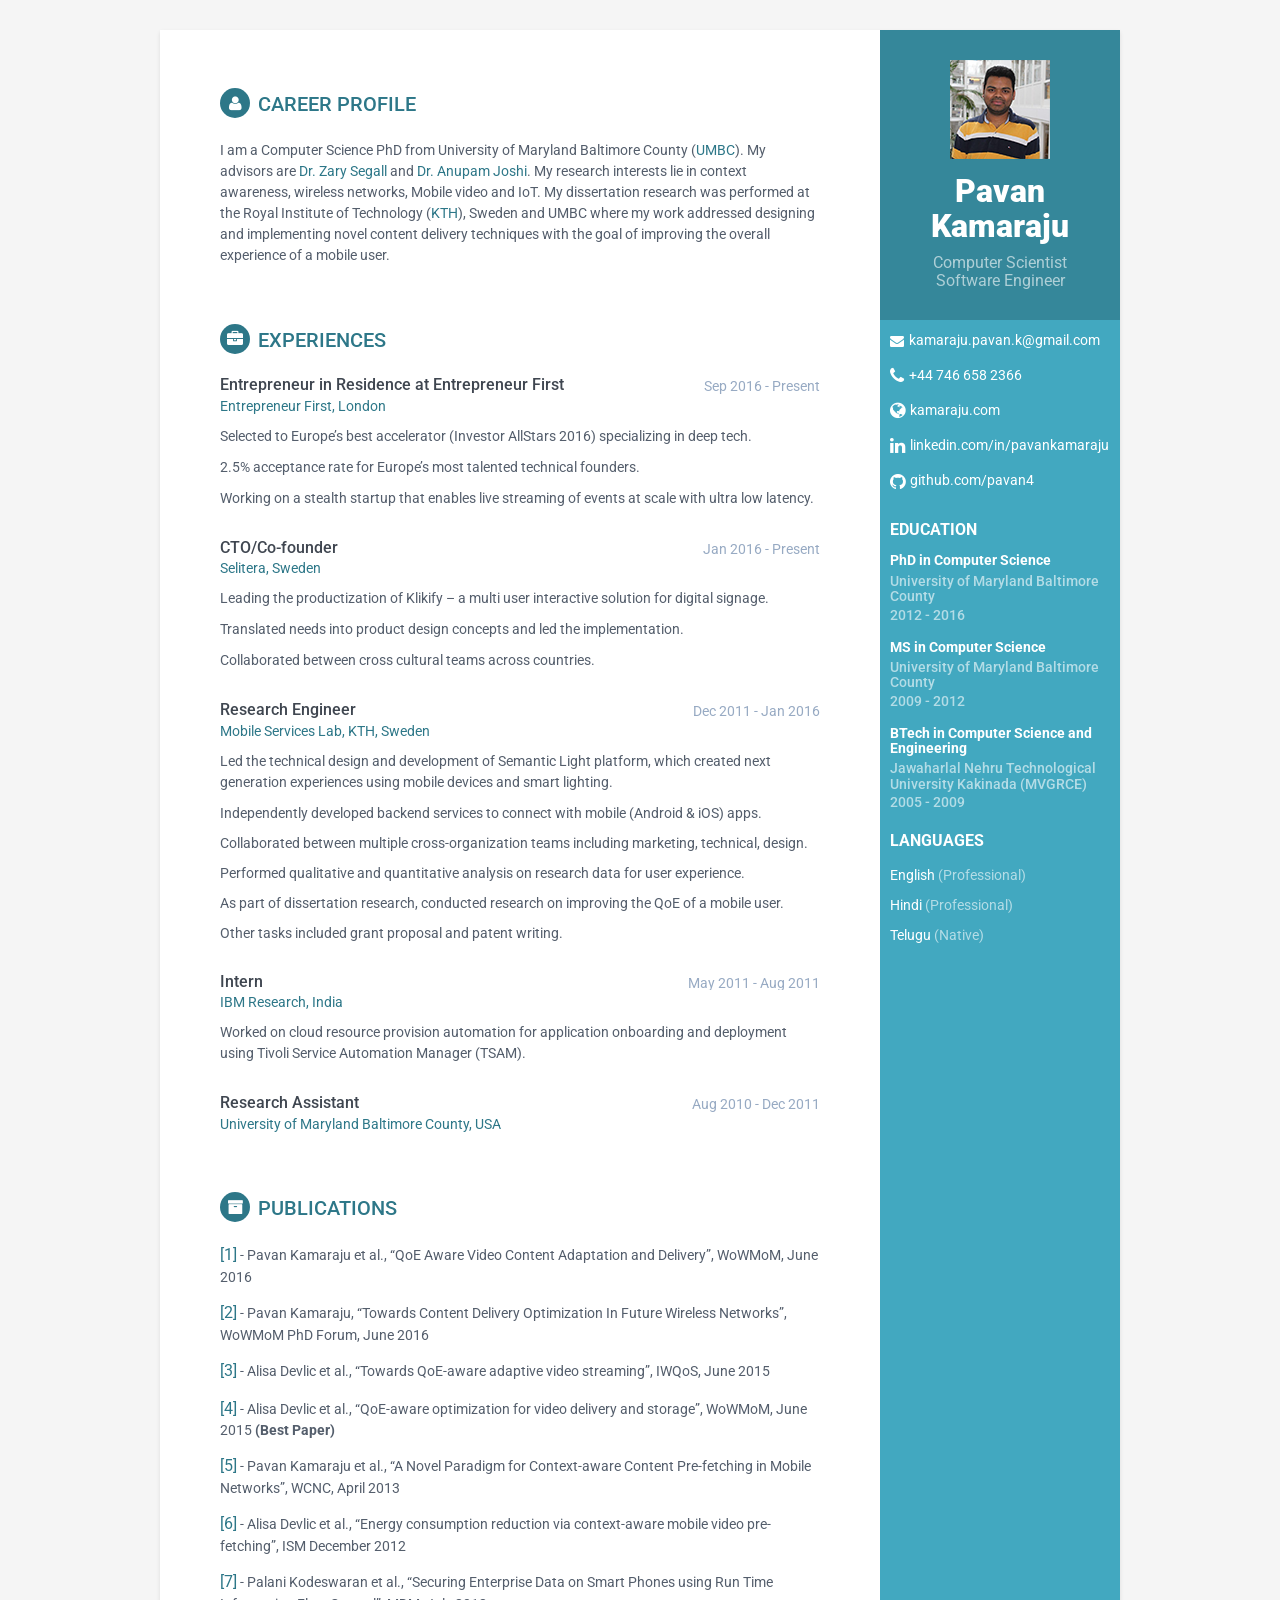
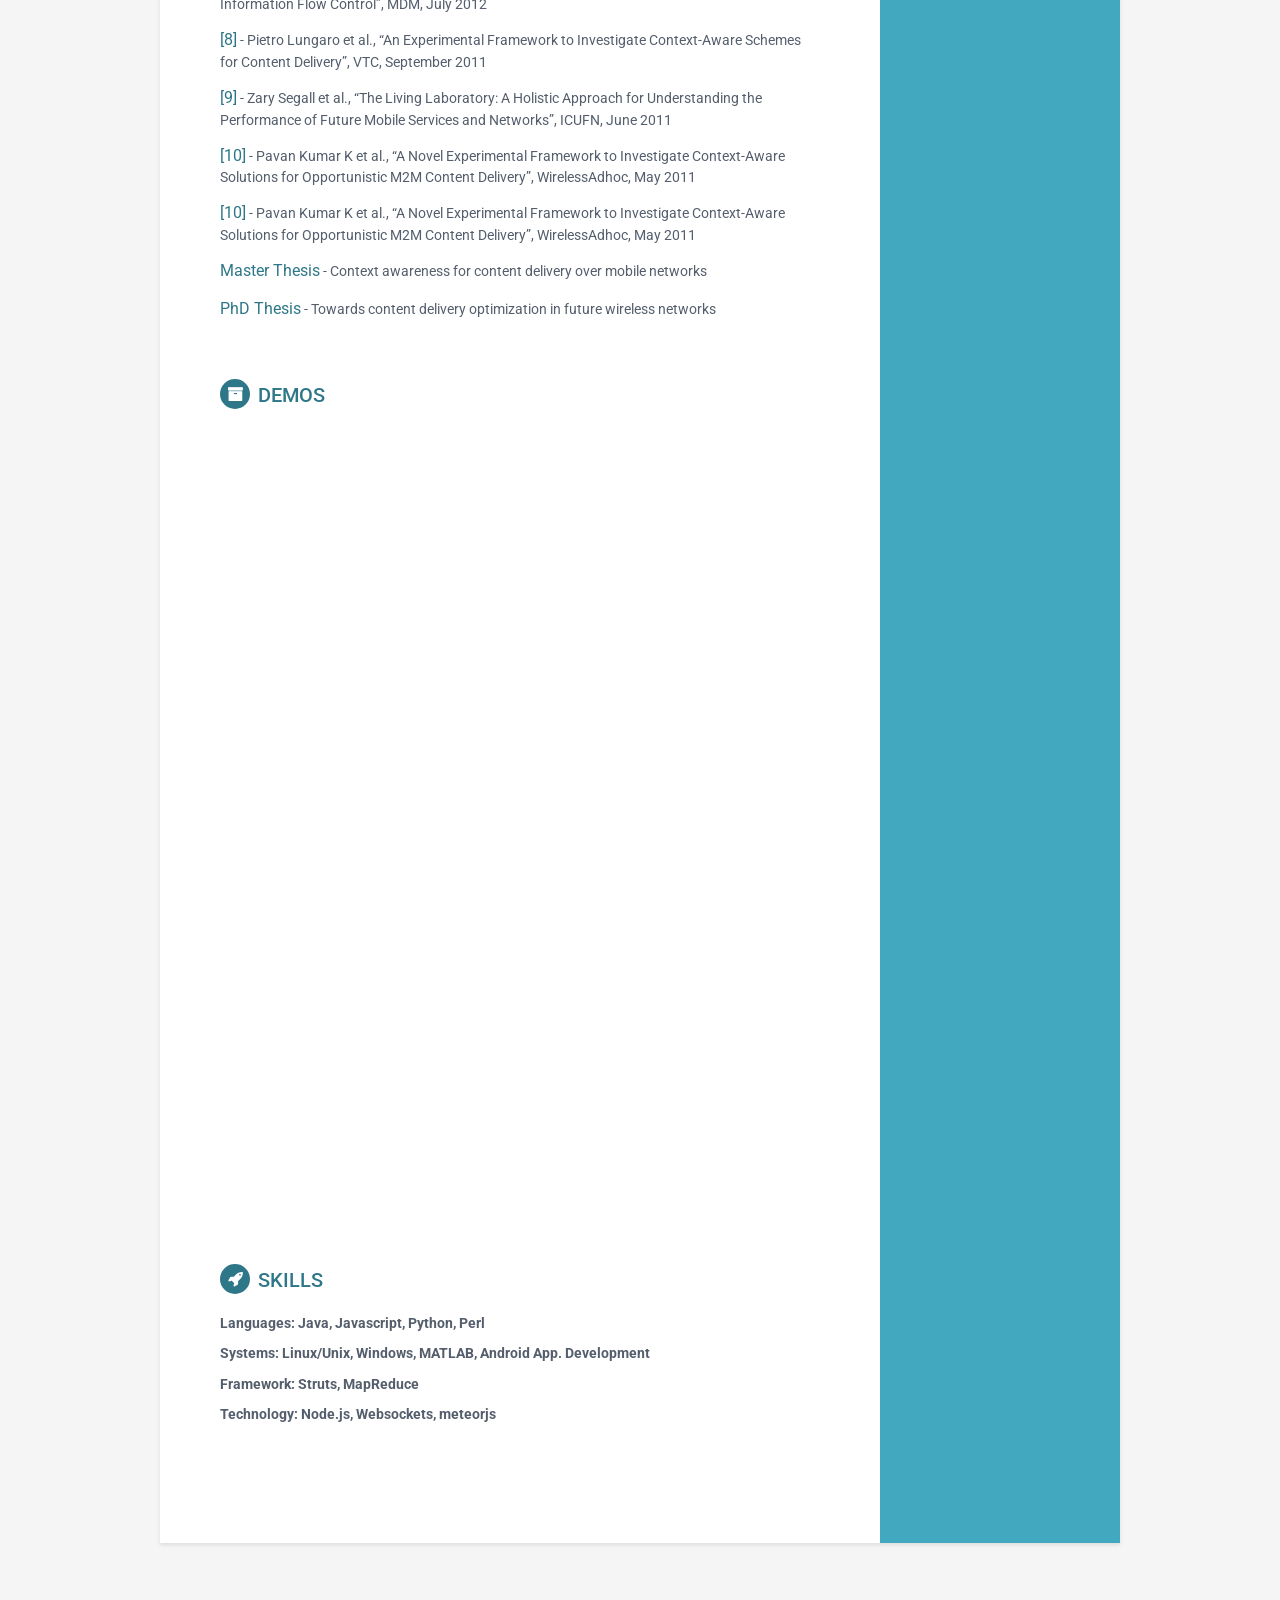
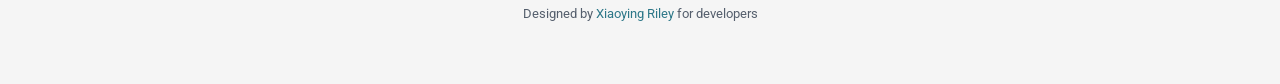
<file: index.html>
<!DOCTYPE html>
<!--[if IE 8]> <html lang="en" class="ie8"> <![endif]-->  
<!--[if IE 9]> <html lang="en" class="ie9"> <![endif]-->  
<!--[if !IE]><!--> <html lang="en"> <!--<![endif]-->  
<head>
    <title>Responsive Resume/CV Template for Developers</title>
    <!-- Meta -->
    <meta charset="utf-8">
    <meta http-equiv="X-UA-Compatible" content="IE=edge">
    <meta name="viewport" content="width=device-width, initial-scale=1.0">
    <meta name="description" content="Responsive HTML5 Resume/CV Template for Developers">
    <meta name="author" content="Xiaoying Riley at 3rd Wave Media">    
    <link rel="shortcut icon" href="favicon.ico">  
    <link href='https://fonts.googleapis.com/css?family=Roboto:400,500,400italic,300italic,300,500italic,700,700italic,900,900italic' rel='stylesheet' type='text/css'>
    <!-- Global CSS -->
    <link rel="stylesheet" href="assets/plugins/bootstrap/css/bootstrap.min.css">   
    <!-- Plugins CSS -->
    <link rel="stylesheet" href="assets/plugins/font-awesome/css/font-awesome.css">
    
    <!-- Theme CSS -->  
    <link id="theme-style" rel="stylesheet" href="assets/css/styles.css">
    <!-- HTML5 shim and Respond.js for IE8 support of HTML5 elements and media queries -->
    <!--[if lt IE 9]>
      <script src="https://oss.maxcdn.com/html5shiv/3.7.2/html5shiv.min.js"></script>
      <script src="https://oss.maxcdn.com/respond/1.4.2/respond.min.js"></script>
    <![endif]-->
</head> 

<body>
    <div class="wrapper">
        <div class="sidebar-wrapper">
            <div class="profile-container">
                <img class="profile" src="assets/images/photo.png" alt="" />
                <h1 class="name">Pavan Kamaraju</h1>
				<h3 class="tagline">Computer Scientist</h3>
                <h3 class="tagline">Software Engineer</h3>
            </div><!--//profile-container-->
            
            <div class="contact-container container-block">
				<!--<button type="button" class="btn btn-info">Skills</button>
				<button type="button" class="btn btn-info">Projects</button><br>
				<button type="button" class="btn btn-info" onclick="#experience">Experience</button>
				<button type="button" class="btn btn-info" >Publications</button>
				<br><br>-->
                <ul class="list-unstyled contact-list">
                    <li class="email"><i class="fa fa-envelope"></i><a href="mailto: kamaraju.pavan.k@email.com">kamaraju.pavan.k@gmail.com</a></li>
                    <li class="phone"><i class="fa fa-phone"></i><a href="tel:+46 746 658 2366">+44 746 658 2366</a></li>
                    <li class="website"><i class="fa fa-globe"></i><a href="#" target="_blank">kamaraju.com</a></li>
                    <li class="linkedin"><i class="fa fa-linkedin"></i><a href="https://se.linkedin.com/in/pavankamaraju" target="_blank">linkedin.com/in/pavankamaraju</a></li>
                    <li class="github"><i class="fa fa-github"></i><a href="https://github.com/pavan4" target="_blank">github.com/pavan4</a></li>
                    <!--<li class="twitter"><i class="fa fa-twitter"></i><a href="https://twitter.com/3rdwave_themes" target="_blank">@twittername</a></li>-->
                </ul>
            </div><!--//contact-container-->
            <div class="education-container container-block">
                <h2 class="container-block-title">Education</h2>
				<div class="item">
                    <h4 class="degree">PhD in Computer Science</h4>
                    <h5 class="meta">University of Maryland Baltimore County</h5>
                    <div class="time">2012 - 2016</div>
                </div><!--//item-->
                <div class="item">
                    <h4 class="degree">MS in Computer Science</h4>
                    <h5 class="meta">University of Maryland Baltimore County</h5>
                    <div class="time">2009 - 2012</div>
                </div><!--//item-->
                <div class="item">
                    <h4 class="degree">BTech in Computer Science and Engineering</h4>
                    <h5 class="meta">Jawaharlal Nehru Technological University Kakinada (MVGRCE)</h5>
                    <div class="time">2005 - 2009</div>
                </div><!--//item-->
            </div><!--//education-container-->
            
            <div class="languages-container container-block">
                <h2 class="container-block-title">Languages</h2>
                <ul class="list-unstyled interests-list">
                    <li>English <span class="lang-desc">(Professional)</span></li>
                    <li>Hindi <span class="lang-desc">(Professional)</span></li>
                    <li>Telugu <span class="lang-desc">(Native)</span></li>
                </ul>
            </div><!--//interests-->
            
            <!--<div class="interests-container container-block">
                <h2 class="container-block-title">Interests</h2>
                <ul class="list-unstyled interests-list">
                    <li>Climbing</li>
                    <li>Snowboarding</li>
                    <li>Cooking</li>
                </ul>
            </div>--><!--//interests-->
            
        </div><!--//sidebar-wrapper-->
        
        <div class="main-wrapper">
            
            <section class="section summary-section">
                <h2 class="section-title"><i class="fa fa-user"></i>Career Profile</h2>
                    <p>I am a Computer Science PhD from University of Maryland Baltimore County (<a href="http://www.csee.umbc.edu/" target="_blank">UMBC</a>). My advisors are <a href="http://zary.com/" target="_blank">Dr. Zary Segall</a> and <a href="http://umbc.edu/~joshi" target="_blank">Dr. Anupam Joshi</a>. My research interests lie in context awareness, wireless networks, Mobile video and IoT. My dissertation research was performed at the Royal Institute of Technology (<a href="http://www.kth.se/" target="_blank">KTH</a>), Sweden and UMBC where my work addressed designing and implementing novel content delivery techniques with the goal of improving the overall experience of a mobile user.</p>
                <div class="summary">
                </div><!--//summary-->
            </section><!--//section-->
            
            <section name="experience" class="section experiences-section">
                <h2 class="section-title"><i class="fa fa-briefcase"></i>Experiences</h2>
		    
		
                <div class="item">
                    <div class="meta">
                        <div class="upper-row">
                            <h3 class="job-title">Entrepreneur in Residence at Entrepreneur First</h3>
                            <div class="time">Sep 2016 - Present</div>
                        </div><!--//upper-row-->
                        <div class="company"><a href="http://joinef.com" target="_blank">Entrepreneur First, London</a> </div>
                    </div><!--//meta-->
                    <div class="details">
                        <p>Selected to Europe’s best accelerator (Investor AllStars 2016) specializing in deep tech.</p><p>2.5&#37 acceptance rate for Europe’s most talented technical founders.</p><p>Working on a stealth startup that enables live streaming of events at scale with ultra low latency.</p>
                    </div><!--//details-->
                </div><!--//item-->
                
                <div class="item">
                    <div class="meta">
                        <div class="upper-row">
                            <h3 class="job-title">CTO/Co-founder</h3>
                            <div class="time">Jan 2016 - Present</div>
                        </div><!--//upper-row-->
                        <div class="company"><a href="http://selitera.com/" target="_blank">Selitera, Sweden</a> </div>
                    </div><!--//meta-->
                    <div class="details">
                        <p>Leading the productization of Klikify – a multi user interactive solution for digital signage. </p><p>Translated needs into product design concepts and led the implementation.</p> <p>Collaborated between cross cultural teams across countries. </p>
                    </div><!--//details-->
                </div><!--//item-->
                
                <div class="item">
                    <div class="meta">
                        <div class="upper-row">
                            <h3 class="job-title">Research Engineer</h3>
                            <div class="time">Dec 2011 - Jan 2016</div>
                        </div><!--//upper-row-->
                        <div class="company"><a href="https://www.kth.se/en/ict/forskning/cos/research/mslab/mobile-service-laboratory-1.343995" target="_blank">Mobile Services Lab, KTH, Sweden</a></div>
                    </div><!--//meta-->
                    <div class="details">
                        <p> Led the technical design and development of Semantic Light platform, which created next generation experiences using mobile devices and smart lighting. <p></p> Independently developed backend services to connect with mobile (Android &#38 iOS) apps. <p></p> Collaborated between multiple cross-organization teams including marketing, technical, design. <p></p> Performed qualitative and quantitative analysis on research data for user experience. <p></p> As part of dissertation research, conducted research on improving the QoE of a mobile user. <p></p> Other tasks included grant proposal and patent writing.</p>  
                        
                    </div><!--//details-->
                </div><!--//item-->
				
				 <div class="item">
                    <div class="meta">
                        <div class="upper-row">
                            <h3 class="job-title">Intern</h3>
                            <div class="time">May 2011 - Aug 2011</div>
                        </div><!--//upper-row-->
                        <div class="company"><a href="http://www.research.ibm.com/labs/india" target="_blank">IBM Research, India</a></div>
                    </div><!--//meta-->
                    <div class="details">
                        <p>Worked on cloud resource provision automation for application onboarding and deployment using Tivoli Service Automation Manager (TSAM).</p>  
                    </div><!--//details-->
                </div><!--//item-->
                
                <div class="item">
                    <div class="meta">
                        <div class="upper-row">
                            <h3 class="job-title">Research Assistant</h3>
                            <div class="time">Aug 2010 - Dec 2011</div>
                        </div><!--//upper-row-->
                        <div class="company"><a href="http://umbc.edu" target="_blank">University of Maryland Baltimore County, USA</a></div>
                    </div><!--//meta-->
                    <div class="details">
                        <p></p>  
                    </div><!--//details-->
                </div><!--//item-->
                
            </section><!--//section-->
            
            <section class="section projects-section">
                <h2 class="section-title"><i class="fa fa-archive"></i>Publications</h2>
                <!--<div class="intro">
                    <p>You can list your side projects or open source libraries in this section. Lorem ipsum dolor sit amet, consectetur adipiscing elit. Vestibulum et ligula in nunc bibendum fringilla a eu lectus.</p>
                </div>--><!--//intro-->
                <div class="item">
                    <span class="project-title"><a href="assets/papers/1.pdf" target="_blank">[1]</a></span> - <span class="project-tagline">Pavan Kamaraju et al., “QoE Aware Video Content Adaptation and Delivery”, WoWMoM, June 2016 </span>
                </div><!--//item-->
				<div class="item">
                    <span class="project-title"><a href="assets/papers/2.pdf" target="_blank">[2]</a></span> - <span class="project-tagline">Pavan Kamaraju, “Towards Content Delivery Optimization In Future Wireless Networks”, WoWMoM PhD Forum, June 2016</span>
                </div><!--//item-->
                <div class="item">
                    <span class="project-title"><a href="assets/papers/3.pdf" target="_blank">[3]</a></span> - <span class="project-tagline">Alisa Devlic et al., “Towards QoE-aware adaptive video streaming”, IWQoS, June 2015</span>
                </div><!--//item-->
				<div class="item">
                    <span class="project-title"><a href="assets/papers/4.pdf" target="_blank">[4]</a></span> - <span class="project-tagline">Alisa Devlic et al., “QoE-aware optimization for video delivery and storage”, WoWMoM, June 2015 <b>(Best Paper)</b> </span>
                </div><!--//item-->
				<div class="item">
                    <span class="project-title"><a href="assets/papers/5.pdf" target="_blank">[5]</a></span> - <span class="project-tagline">Pavan Kamaraju et al., “A Novel Paradigm for Context-aware Content Pre-fetching in Mobile Networks”, WCNC, April 2013 </b> </span>
                </div><!--//item-->
				<div class="item">
                    <span class="project-title"><a href="assets/papers/6.pdf" target="_blank">[6]</a></span> - <span class="project-tagline">Alisa Devlic et al., “Energy consumption reduction via context-aware mobile video pre-fetching”, ISM December 2012 </b> </span>
                </div><!--//item-->
				<div class="item">
                    <span class="project-title"><a href="assets/papers/7.pdf" target="_blank">[7]</a></span> - <span class="project-tagline">Palani Kodeswaran et al., “Securing Enterprise Data on Smart Phones using Run Time Information Flow Control”, MDM, July 2012 </b> </span>
                </div><!--//item-->
				<div class="item">
                    <span class="project-title"><a href="assets/papers/8.pdf" target="_blank">[8]</a></span> - <span class="project-tagline">Pietro Lungaro et al., “An Experimental Framework to Investigate Context-Aware Schemes for Content Delivery”, VTC, September 2011 </b> </span>
                </div><!--//item-->
				<div class="item">
                    <span class="project-title"><a href="assets/papers/9.pdf" target="_blank">[9]</a></span> - <span class="project-tagline">Zary Segall et al., “The Living Laboratory: A Holistic Approach for Understanding the Performance of Future Mobile Services and Networks”, ICUFN, June 2011  </b> </span>
                </div><!--//item-->
				<div class="item">
                    <span class="project-title"><a href="assets/papers/10.pdf" target="_blank">[10]</a></span> - <span class="project-tagline">Pavan Kumar K et al., “A Novel Experimental Framework to Investigate Context-Aware Solutions for Opportunistic M2M Content Delivery”, WirelessAdhoc, May 2011 </b> </span>
                </div><!--//item-->
				<div class="item">
                    <span class="project-title"><a href="assets/papers/10.pdf" target="_blank">[10]</a></span> - <span class="project-tagline">Pavan Kumar K et al., “A Novel Experimental Framework to Investigate Context-Aware Solutions for Opportunistic M2M Content Delivery”, WirelessAdhoc, May 2011 </b> </span>
                </div><!--//item-->
				<div class="item">
                    <span class="project-title"><a href="http://gradworks.umi.com/15/19/1519112.html" target="_blank">Master Thesis</a></span> - <span class="project-tagline">Context awareness for content delivery over mobile networks</b> </span>
                </div><!--//item-->
				<div class="item">
                    <span class="project-title"><a href="http://gradworks.umi.com/10/11/10119036.html" target="_blank">PhD Thesis</a></span> - <span class="project-tagline">Towards content delivery optimization in future wireless networks</b> </span>
                </div><!--//item-->
				
            </section><!--//section-->
            
			<section class="section projects-section">
				<h2 class="section-title"><i class="fa fa-archive"></i>Demos</h2>
				<div class="item">
                    <iframe width="250"  src="https://www.youtube.com/embed/Qh8H-N1g770" frameborder="0" allowfullscreen></iframe>
					<iframe width="250"  src="https://www.youtube.com/embed/4xmha5C0Gwk" frameborder="0" allowfullscreen></iframe>
					<iframe width="250"  src="https://www.youtube.com/embed/6Nyx9IUFcDI" frameborder="0" allowfullscreen></iframe>
					<iframe width="250"  src="https://www.youtube.com/embed/nxg0xW25yrE" frameborder="0" allowfullscreen></iframe>
					<iframe width="250"  src="https://www.youtube.com/embed/PnEbLS8ooUI" frameborder="0" allowfullscreen></iframe>
					<iframe width="250"  src="https://www.youtube.com/embed/iYBm0L9kjaQ" frameborder="0" allowfullscreen></iframe>
					<iframe width="250"  src="https://www.youtube.com/embed/MJEdoz4sBzA" frameborder="0" allowfullscreen></iframe>
					<iframe width="250"  src="https://www.youtube.com/embed/98Emj8pP5dg" frameborder="0" allowfullscreen></iframe>
					<iframe width="250"  src="https://www.youtube.com/embed/V_8CWEquQI4" frameborder="0" allowfullscreen></iframe>
					<iframe width="250"  src="https://www.youtube.com/embed/IkNa859Rfuk" frameborder="0" allowfullscreen></iframe>
                </div><!--//item-->
			</section>
			
			
			
            <section class="skills-section section">
                <h2 class="section-title"><i class="fa fa-rocket"></i>Skills</h2>
                <div class="skillset">        
                    <div class="item">
                        <h3 class="level-title">Languages: Java, Javascript, Python, Perl</h3>
                    </div>
                    <div class="item">
                        <h3 class="level-title">Systems: Linux/Unix, Windows, MATLAB, Android App. Development</h3>
                    </div>
                    <div class="item">
                        <h3 class="level-title">Framework: Struts, MapReduce</h3>
                    </div>
					<div class="item">
                        <h3 class="level-title">Technology: Node.js, Websockets, meteorjs</h3>
                    </div>
                    <!--<div class="item">
                        <h3 class="level-title">Angular</h3>
                        <div class="level-bar">
                            <div class="level-bar-inner" data-level="98%">
                            </div>                                      
                        </div>                              
                    </div>
                </div>-->  
            </section>
            
        </div><!--//main-body-->
    </div>
 
    <footer class="footer">
        <div class="text-center">
                <!--/* This template is released under the Creative Commons Attribution 3.0 License. Please keep the attribution link below when using for your own project. Thank you for your support. :) If you'd like to use the template without the attribution, you can check out other license options via our website: themes.3rdwavemedia.com */-->
                <small class="copyright">Designed by <a href="http://themes.3rdwavemedia.com" target="_blank">Xiaoying Riley</a> for developers</small>
        </div><!--//container-->
    </footer><!--//footer-->
 
    <!-- Javascript -->          
    <script type="text/javascript" src="assets/plugins/jquery-1.11.3.min.js"></script>
    <script type="text/javascript" src="assets/plugins/bootstrap/js/bootstrap.min.js"></script>    
    <!-- custom js -->
    <script type="text/javascript" src="assets/js/main.js"></script>            
</body>
</html>
</file>
<file: assets/css/styles.css>
/*   
 * Template Name: Orbit - Responsive Resume/CV Template for Developers
 * Version: 1.0
 * Author: Xiaoying Riley
 * Twitter: @3rdwave_themes
 * License: Creative Commons Attribution 3.0 License
 * Website: http://themes.3rdwavemedia.com/
*/
/* styles.css */
/* ======= Base ======= */
body {
  font-family: 'Roboto', sans-serif;
  color: #545E6C;
  background: #f5f5f5;
  font-size: 14px;
  padding: 30px;
  -webkit-font-smoothing: antialiased;
  -moz-osx-font-smoothing: grayscale;
}
h1,
h2,
h3,
h4,
h5,
h6 {
  font-weight: 700;
}
a {
  color: #2d7788;
  -webkit-transition: all 0.4s ease-in-out;
  -moz-transition: all 0.4s ease-in-out;
  -ms-transition: all 0.4s ease-in-out;
  -o-transition: all 0.4s ease-in-out;
}
a:hover {
  text-decoration: underline;
  color: #1a454f;
}
a:focus {
  text-decoration: none;
}
p {
  line-height: 1.5;
}
.wrapper {
  background: #42A8C0;
  max-width: 960px;
  margin: 0 auto;
  position: relative;
  -webkit-box-shadow: 0px 2px 4px rgba(0, 0, 0, 0.1);
  -moz-box-shadow: 0px 2px 4px rgba(0, 0, 0, 0.1);
  box-shadow: 0px 2px 4px rgba(0, 0, 0, 0.1);
}
.sidebar-wrapper {
  background: #42A8C0;
  position: absolute;
  right: 0;
  width: 240px;
  height: 100%;
  min-height: 800px;
  color: #fff;
}
.sidebar-wrapper a {
  color: #fff;
}
.sidebar-wrapper .profile-container {
  padding: 30px;
  background: rgba(0, 0, 0, 0.2);
  text-align: center;
  color: #fff;
}
.sidebar-wrapper .name {
  font-size: 32px;
  font-weight: 900;
  margin-top: 0;
  margin-bottom: 10px;
}
.sidebar-wrapper .tagline {
  color: rgba(255, 255, 255, 0.6);
  font-size: 16px;
  font-weight: 400;
  margin-top: 0;
  margin-bottom: 0;
}
.sidebar-wrapper .profile {
  margin-bottom: 15px;
}
.sidebar-wrapper .contact-list .fa {
  margin-right: 5px;
  font-size: 18px;
  vertical-align: middle;
}
.sidebar-wrapper .contact-list li {
  margin-bottom: 15px;
}
.sidebar-wrapper .contact-list li:last-child {
  margin-bottom: 0;
}
.sidebar-wrapper .contact-list .email .fa {
  font-size: 14px;
}
.sidebar-wrapper .container-block {
  padding: 10px;
}
.sidebar-wrapper .container-block-title {
  text-transform: uppercase;
  font-size: 16px;
  font-weight: 700;
  margin-top: 0;
  margin-bottom: 15px;
}
.sidebar-wrapper .degree {
  font-size: 14px;
  margin-top: 0;
  margin-bottom: 5px;
}
.sidebar-wrapper .education-container .item {
  margin-bottom: 15px;
}
.sidebar-wrapper .education-container .item:last-child {
  margin-bottom: 0;
}
.sidebar-wrapper .education-container .meta {
  color: rgba(255, 255, 255, 0.6);
  font-weight: 500;
  margin-bottom: 0px;
  margin-top: 0;
}
.sidebar-wrapper .education-container .time {
  color: rgba(255, 255, 255, 0.6);
  font-weight: 500;
  margin-bottom: 0px;
}
.sidebar-wrapper .languages-container .lang-desc {
  color: rgba(255, 255, 255, 0.6);
}
.sidebar-wrapper .languages-list {
  margin-bottom: 0;
}
.sidebar-wrapper .languages-list li {
  margin-bottom: 10px;
}
.sidebar-wrapper .languages-list li:last-child {
  margin-bottom: 0;
}
.sidebar-wrapper .interests-list {
  margin-bottom: 0;
}
.sidebar-wrapper .interests-list li {
  margin-bottom: 10px;
}
.sidebar-wrapper .interests-list li:last-child {
  margin-bottom: 0;
}
.main-wrapper {
  background: #fff;
  padding: 60px;
  padding-right: 300px;
}
.main-wrapper .section-title {
  text-transform: uppercase;
  font-size: 20px;
  font-weight: 500;
  color: #2d7788;
  position: relative;
  margin-top: 0;
  margin-bottom: 20px;
}
.main-wrapper .section-title .fa {
  width: 30px;
  height: 30px;
  margin-right: 8px;
  display: inline-block;
  color: #fff;
  -webkit-border-radius: 50%;
  -moz-border-radius: 50%;
  -ms-border-radius: 50%;
  -o-border-radius: 50%;
  border-radius: 50%;
  -moz-background-clip: padding;
  -webkit-background-clip: padding-box;
  background-clip: padding-box;
  background: #2d7788;
  text-align: center;
  padding-top: 8px;
  font-size: 16px;
  position: relative;
  top: -2px;
}
.main-wrapper .section {
  margin-bottom: 60px;
}
.main-wrapper .experiences-section .item {
  margin-bottom: 30px;
}
.main-wrapper .upper-row {
  position: relative;
  overflow: hidden;
  margin-bottom: 2px;
}
.main-wrapper .job-title {
  color: #3F4650;
  font-size: 16px;
  margin-top: 0;
  margin-bottom: 0;
  font-weight: 500;
}
.main-wrapper .time {
  position: absolute;
  right: 0;
  top: 0;
  color: #97AAC3;
}
.main-wrapper .company {
  margin-bottom: 10px;
  color: #97AAC3;
}
.main-wrapper .project-title {
  font-size: 16px;
  font-weight: 400;
  margin-top: 0;
  margin-bottom: 5px;
}
.main-wrapper .projects-section .intro {
  margin-bottom: 30px;
}
.main-wrapper .projects-section .item {
  margin-bottom: 15px;
}
.skillset .item {
  margin-bottom: 15px;
  overflow: hidden;
}
.skillset .level-title {
  font-size: 14px;
  margin-top: 0;
  margin-bottom: 12px;
}
.skillset .level-bar {
  height: 12px;
  background: #f5f5f5;
}
.skillset .level-bar-inner {
  height: 12px;
  background: #7bc2d3;
}
.footer {
  padding: 30px;
  padding-top: 60px;
}
.footer .copyright {
  line-height: 1.6;
  color: #545E6C;
  font-size: 13px;
}
.footer .fa-heart {
  color: #fb866a;
}
/* Extra small devices (phones, less than 768px) */
@media (max-width: 767px) {
  .sidebar-wrapper {
    position: static;
    width: inherit;
  }
  .main-wrapper {
    padding: 30px;
  }
  .main-wrapper .time {
    position: static;
    display: block;
    margin-top: 5px;
  }
  .main-wrapper .upper-row {
    margin-bottom: 0;
  }
}
/* Small devices (tablets, 768px and up) */
/* Medium devices (desktops, 992px and up) */
@media (min-width: 992px) {
  .skillset .level-title {
    display: inline-block;
    float: left;
    /*width: 30%;*/
    margin-bottom: 0;
  }
  .skillset .level-bar {
    display: inline-block;
    /*width: 70%;*/
    float: left;
    position: relative;
    top: 1px;
  }
}
/* Large devices (large desktops, 1200px and up) */
/* Ex-Large devices (large desktops, 1200px and up) */
</file>
